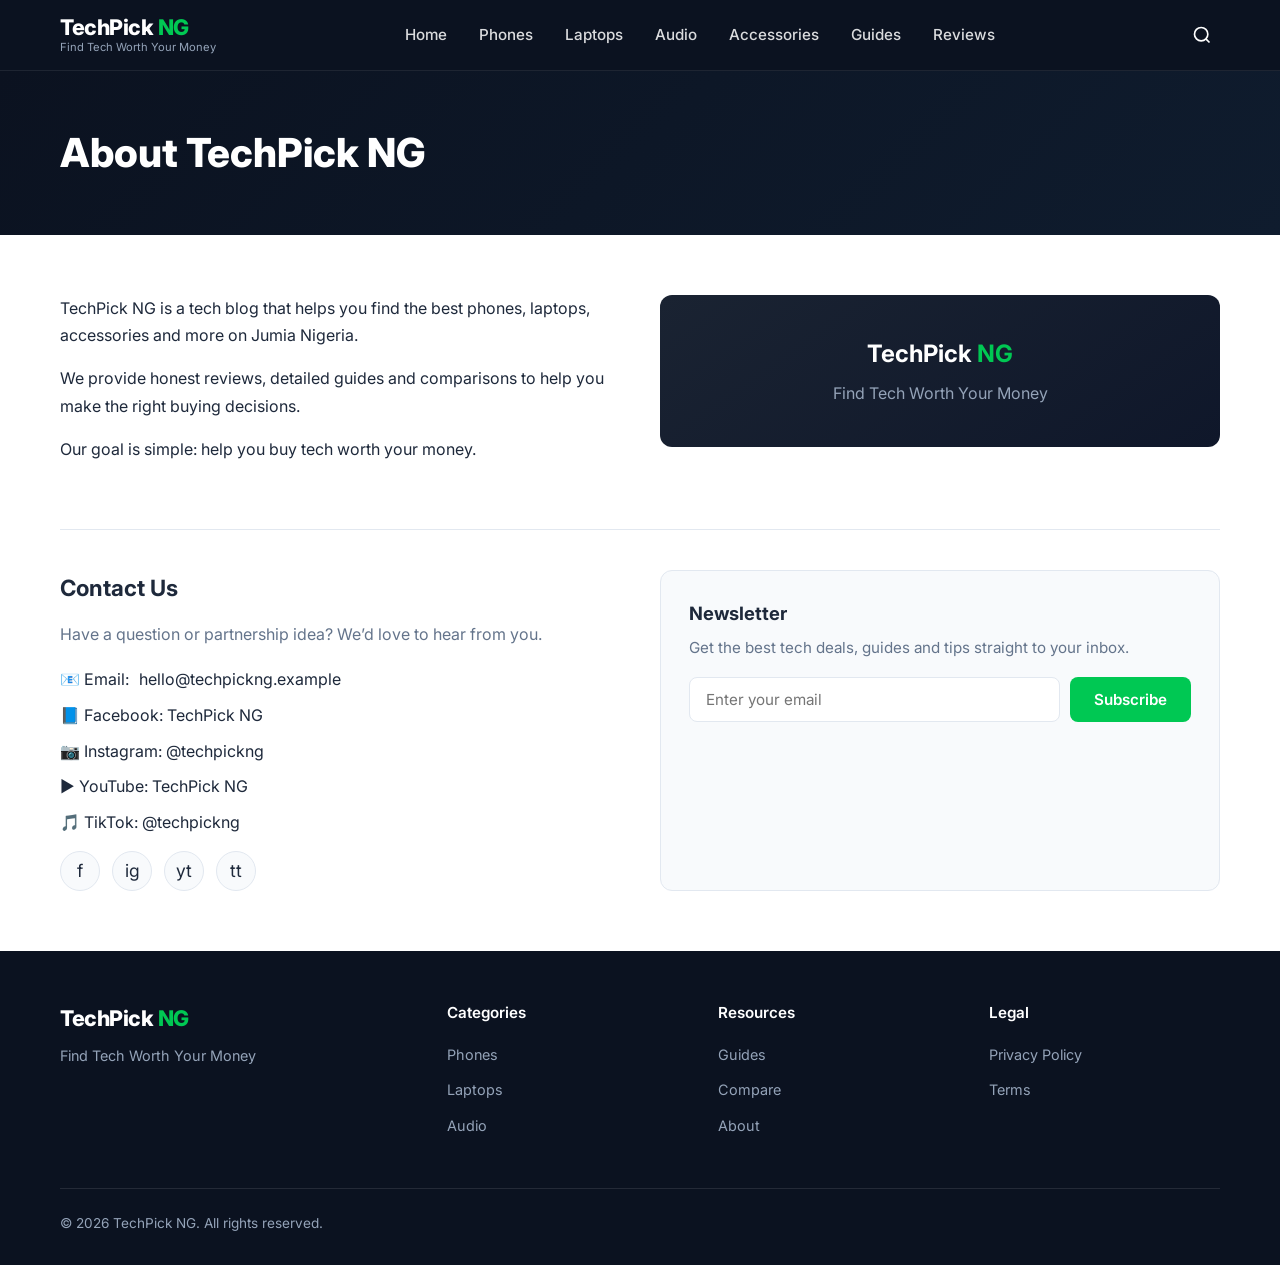
<file: about.html>
<!DOCTYPE html>
<html lang="en">
<head>
  <meta charset="UTF-8">
  <meta name="viewport" content="width=device-width, initial-scale=1.0">
  <title>About TechPick NG – Contact & Newsletter</title>
  <meta name="description" content="About TechPick NG – a tech blog that helps you find the best phones, laptops and accessories in Nigeria.">
  <link rel="preconnect" href="https://fonts.googleapis.com">
  <link href="https://fonts.googleapis.com/css2?family=Inter:wght@400;500;600;700;800&display=swap" rel="stylesheet">
  <link rel="stylesheet" href="css/style.css">
</head>
<body>

  <header class="site-header">
    <div class="container header-inner">
      <a href="index.html" class="logo">
        <span class="logo-name">TechPick <span>NG</span></span>
        <span class="logo-tagline">Find Tech Worth Your Money</span>
      </a>
      <nav class="nav-menu">
        <a href="index.html">Home</a>
        <a href="phones.html">Phones</a>
        <a href="laptops.html">Laptops</a>
        <a href="audio.html">Audio</a>
        <a href="accessories.html">Accessories</a>
        <a href="guides.html">Guides</a>
        <a href="reviews.html">Reviews</a>
      </nav>
      <div class="header-actions">
        <button class="search-toggle" aria-label="Search"><svg width="20" height="20" fill="none" stroke="currentColor" stroke-width="2" viewBox="0 0 24 24"><circle cx="11" cy="11" r="8"/><path d="m21 21-4.35-4.35"/></svg></button>
        <button class="hamburger" aria-label="Menu"><span></span><span></span><span></span></button>
      </div>
    </div>
  </header>
  <div class="nav-overlay"></div>

  <div class="search-overlay">
    <div class="search-box">
      <button class="search-close">&times;</button>
      <form class="search-form">
        <input type="search" class="search-input" placeholder="Search...">
        <button type="submit" class="search-submit">Search</button>
      </form>
    </div>
  </div>

  <section class="page-hero">
    <div class="container">
      <h1>About TechPick NG</h1>
    </div>
  </section>

  <section class="section">
    <div class="container">
      <div class="about-grid">
        <div class="about-text">
          <p>TechPick NG is a tech blog that helps you find the best phones, laptops, accessories and more on Jumia Nigeria.</p>
          <p>We provide honest reviews, detailed guides and comparisons to help you make the right buying decisions.</p>
          <p>Our goal is simple: help you buy tech worth your money.</p>
        </div>
        <div class="about-visual">
          <h2 style="font-size:1.5rem;margin-bottom:8px">TechPick <span style="color:var(--primary)">NG</span></h2>
          <p style="color:var(--text-muted)">Find Tech Worth Your Money</p>
        </div>
      </div>

      <div class="contact-section" id="contact">
        <div class="contact-grid">
          <div>
            <h2 style="font-size:1.4rem;margin-bottom:16px">Contact Us</h2>
            <p style="margin-bottom:20px;color:var(--text-light)">Have a question or partnership idea? We’d love to hear from you.</p>
            <div class="contact-info">
              <p>📧 Email: <a href="mailto:hello@techpickng.example">hello@techpickng.example</a></p>
              <p>📘 Facebook: TechPick NG</p>
              <p>📷 Instagram: @techpickng</p>
              <p>▶️ YouTube: TechPick NG</p>
              <p>🎵 TikTok: @techpickng</p>
            </div>
            <div class="social-links">
              <a href="#" aria-label="Facebook">f</a>
              <a href="#" aria-label="Instagram">ig</a>
              <a href="#" aria-label="YouTube">yt</a>
              <a href="#" aria-label="TikTok">tt</a>
            </div>
          </div>

          <div class="newsletter-box">
            <h3>Newsletter</h3>
            <p>Get the best tech deals, guides and tips straight to your inbox.</p>
            <form class="newsletter-form">
              <input type="email" placeholder="Enter your email" required aria-label="Email">
              <button type="submit" class="btn btn-primary">Subscribe</button>
            </form>
          </div>
        </div>
      </div>
    </div>
  </section>

  <footer class="site-footer">
    <div class="container">
      <div class="footer-grid">
        <div class="footer-brand">
          <div class="logo-name">TechPick <span style="color:var(--primary)">NG</span></div>
          <p>Find Tech Worth Your Money</p>
        </div>
        <div class="footer-col">
          <h4>Categories</h4>
          <ul>
            <li><a href="phones.html">Phones</a></li>
            <li><a href="laptops.html">Laptops</a></li>
            <li><a href="audio.html">Audio</a></li>
          </ul>
        </div>
        <div class="footer-col">
          <h4>Resources</h4>
          <ul>
            <li><a href="guides.html">Guides</a></li>
            <li><a href="compare.html">Compare</a></li>
            <li><a href="about.html">About</a></li>
          </ul>
        </div>
        <div class="footer-col">
          <h4>Legal</h4>
          <ul>
            <li><a href="privacy.html">Privacy Policy</a></li>
            <li><a href="terms.html">Terms</a></li>
          </ul>
        </div>
      </div>
      <div class="footer-bottom">
        <span>© 2026 TechPick NG. All rights reserved.</span>
      </div>
    </div>
  </footer>

  <button class="back-to-top">↑</button>
  <script src="js/script.js"></script>
</body>
</html>
</file>
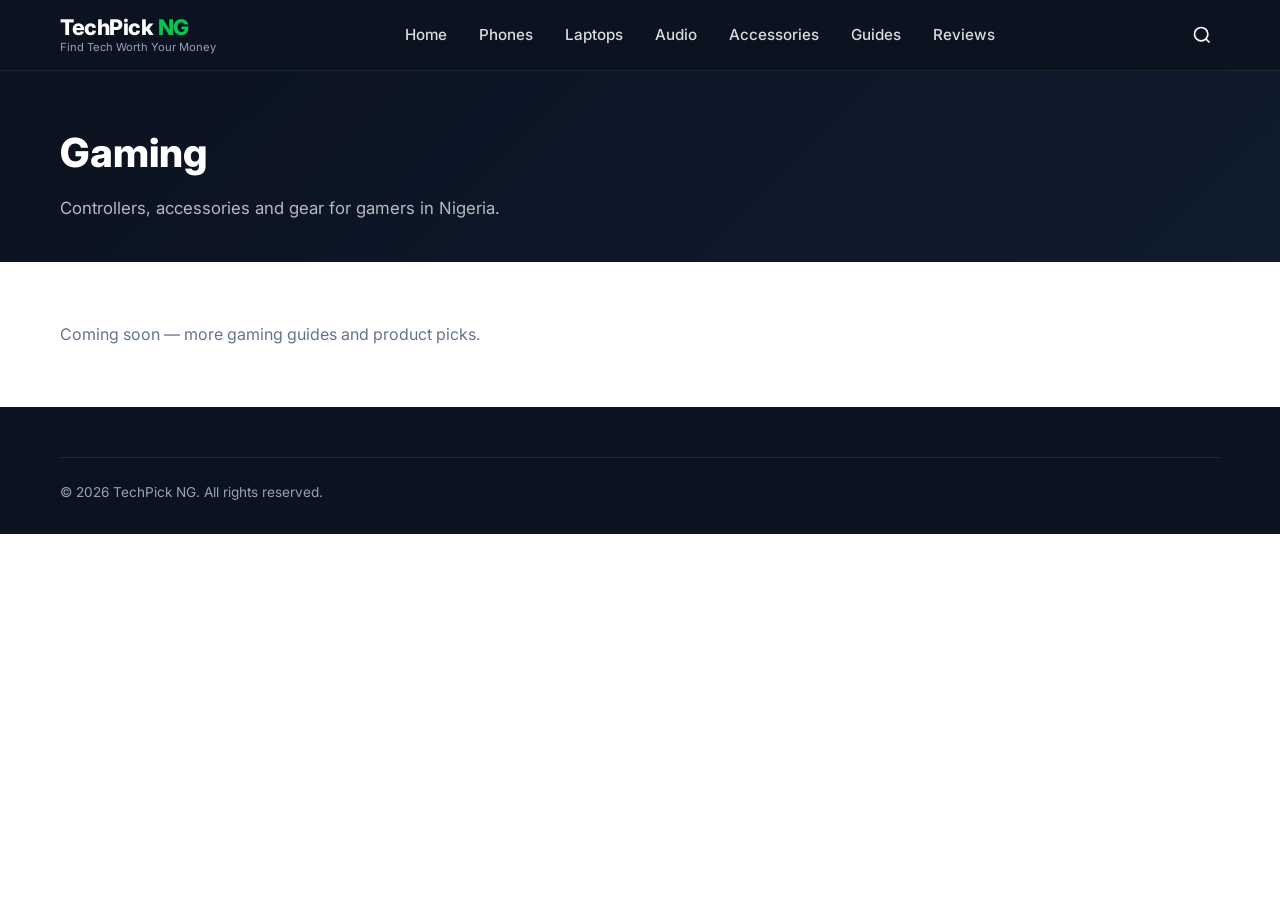
<file: gaming.html>
<!DOCTYPE html>
<html lang="en">
<head>
  <meta charset="UTF-8">
  <meta name="viewport" content="width=device-width, initial-scale=1.0">
  <title>Gaming – TechPick NG</title>
  <link href="https://fonts.googleapis.com/css2?family=Inter:wght@400;500;600;700;800&display=swap" rel="stylesheet">
  <link rel="stylesheet" href="css/style.css">
</head>
<body>
  <header class="site-header">
    <div class="container header-inner">
      <a href="index.html" class="logo"><span class="logo-name">TechPick <span>NG</span></span><span class="logo-tagline">Find Tech Worth Your Money</span></a>
      <nav class="nav-menu">
        <a href="index.html">Home</a><a href="phones.html">Phones</a><a href="laptops.html">Laptops</a><a href="audio.html">Audio</a><a href="accessories.html">Accessories</a><a href="guides.html">Guides</a><a href="reviews.html">Reviews</a>
      </nav>
      <div class="header-actions">
        <button class="search-toggle" aria-label="Search"><svg width="20" height="20" fill="none" stroke="currentColor" stroke-width="2" viewBox="0 0 24 24"><circle cx="11" cy="11" r="8"/><path d="m21 21-4.35-4.35"/></svg></button>
        <button class="hamburger" aria-label="Menu"><span></span><span></span><span></span></button>
      </div>
    </div>
  </header>
  <div class="nav-overlay"></div>
  <div class="search-overlay"><div class="search-box"><button class="search-close">&times;</button><form class="search-form"><input type="search" class="search-input" placeholder="Search..."><button type="submit" class="search-submit">Search</button></form></div></div>
  <section class="page-hero"><div class="container"><h1>Gaming</h1><p>Controllers, accessories and gear for gamers in Nigeria.</p></div></section>
  <section class="section"><div class="container"><p style="color:var(--text-light)">Coming soon — more gaming guides and product picks.</p></div></section>
  <footer class="site-footer"><div class="container"><div class="footer-bottom"><span>© 2026 TechPick NG. All rights reserved.</span></div></div></footer>
  <button class="back-to-top">↑</button>
  <script src="js/script.js"></script>
</body>
</html>
</file>
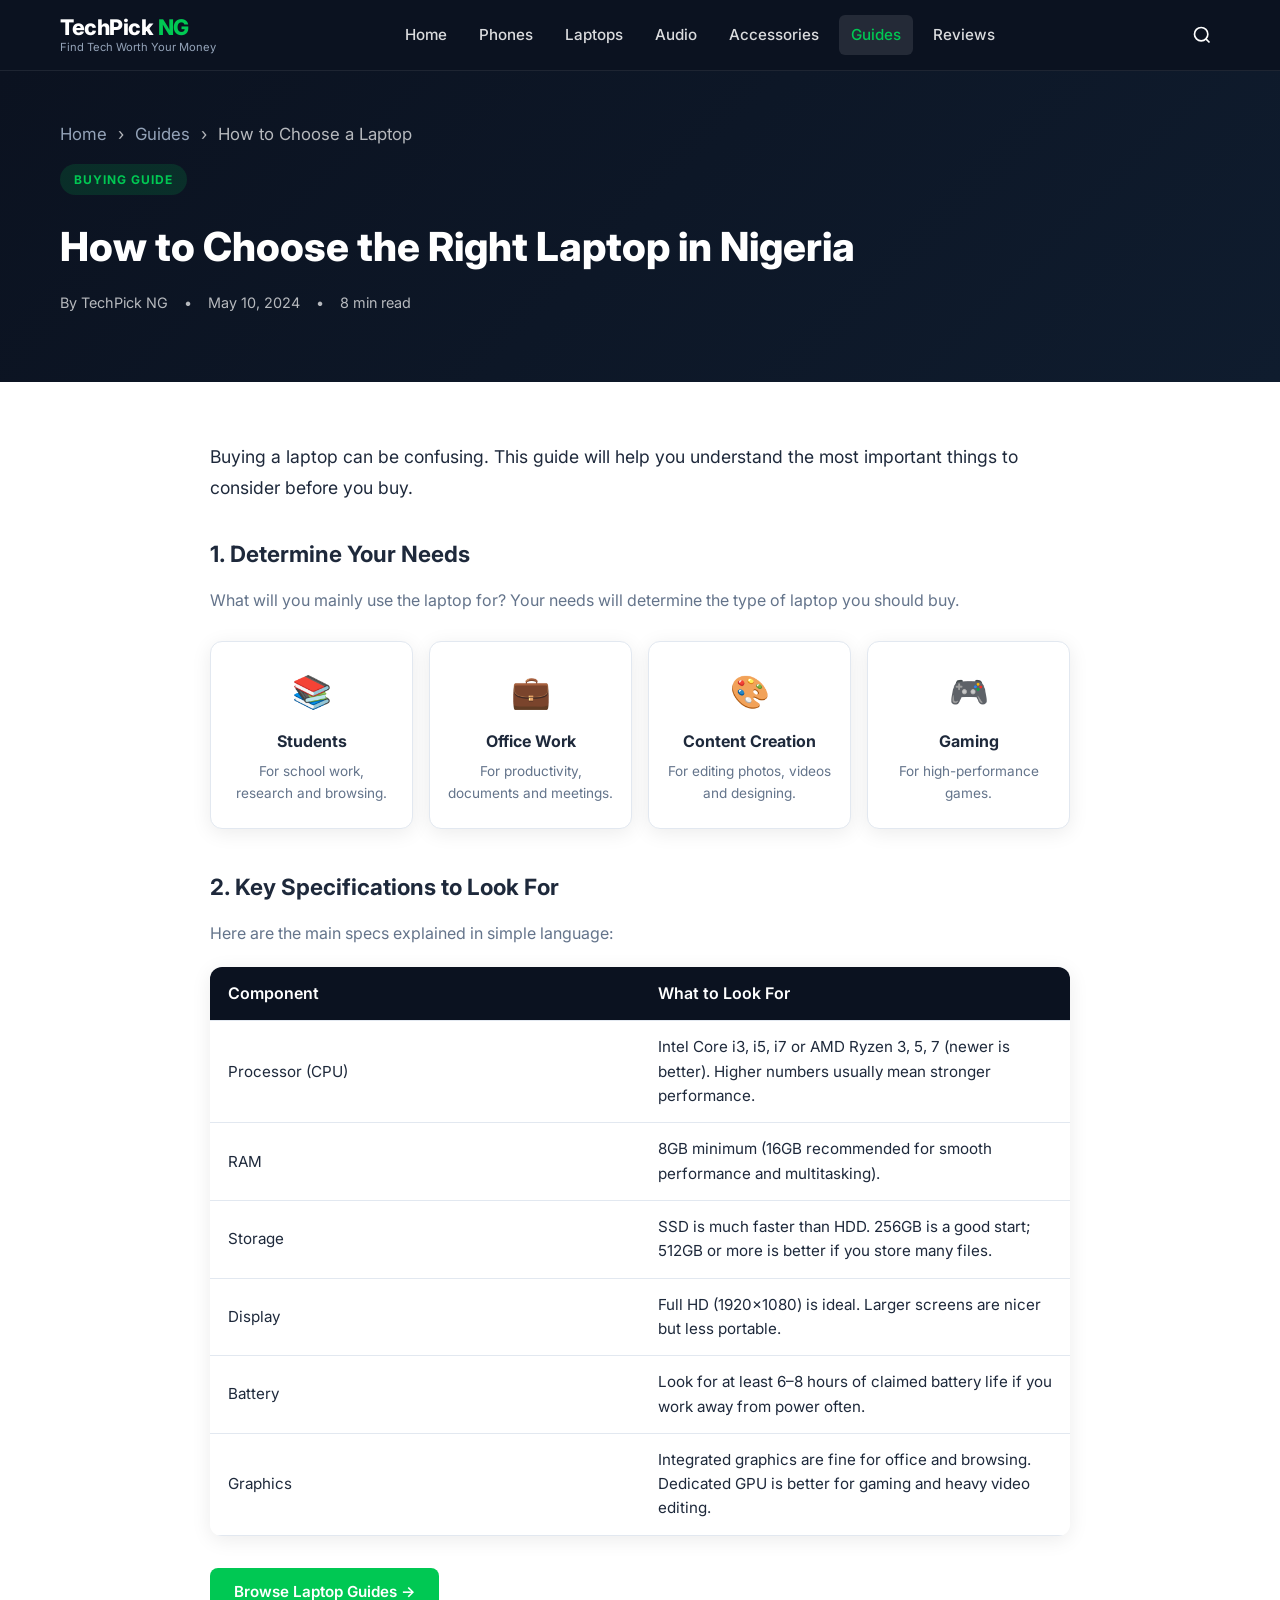
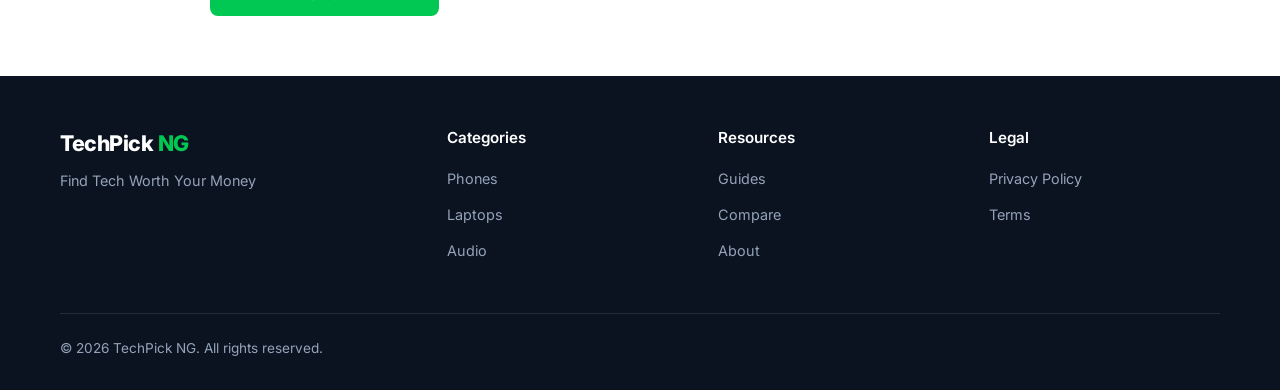
<file: how-to-choose-laptop.html>
<!DOCTYPE html>
<html lang="en">
<head>
  <meta charset="UTF-8">
  <meta name="viewport" content="width=device-width, initial-scale=1.0">
  <title>How to Choose the Right Laptop in Nigeria – TechPick NG</title>
  <meta name="description" content="Beginner-friendly guide to choosing a laptop in Nigeria based on your needs and key specifications.">
  <link rel="preconnect" href="https://fonts.googleapis.com">
  <link href="https://fonts.googleapis.com/css2?family=Inter:wght@400;500;600;700;800&display=swap" rel="stylesheet">
  <link rel="stylesheet" href="css/style.css">
</head>
<body>

  <header class="site-header">
    <div class="container header-inner">
      <a href="index.html" class="logo">
        <span class="logo-name">TechPick <span>NG</span></span>
        <span class="logo-tagline">Find Tech Worth Your Money</span>
      </a>
      <nav class="nav-menu">
        <a href="index.html">Home</a>
        <a href="phones.html">Phones</a>
        <a href="laptops.html">Laptops</a>
        <a href="audio.html">Audio</a>
        <a href="accessories.html">Accessories</a>
        <a href="guides.html" class="active">Guides</a>
        <a href="reviews.html">Reviews</a>
      </nav>
      <div class="header-actions">
        <button class="search-toggle" aria-label="Search"><svg width="20" height="20" fill="none" stroke="currentColor" stroke-width="2" viewBox="0 0 24 24"><circle cx="11" cy="11" r="8"/><path d="m21 21-4.35-4.35"/></svg></button>
        <button class="hamburger" aria-label="Menu"><span></span><span></span><span></span></button>
      </div>
    </div>
  </header>
  <div class="nav-overlay"></div>

  <div class="search-overlay">
    <div class="search-box">
      <button class="search-close">&times;</button>
      <form class="search-form">
        <input type="search" class="search-input" placeholder="Search...">
        <button type="submit" class="search-submit">Search</button>
      </form>
    </div>
  </div>

  <section class="page-hero">
    <div class="container">
      <p class="breadcrumb"><a href="index.html">Home</a> <span>›</span> <a href="guides.html">Guides</a> <span>›</span> How to Choose a Laptop</p>
      <span class="hero-badge">Buying Guide</span>
      <h1>How to Choose the Right Laptop in Nigeria</h1>
      <div class="article-meta" style="border:none;padding:0;margin-top:12px;color:rgba(255,255,255,0.7)">
        <span>By TechPick NG</span> • <span>May 10, 2024</span> • <span>8 min read</span>
      </div>
    </div>
  </section>

  <section class="section">
    <div class="container" style="max-width:900px">
      <p class="article-intro">
        Buying a laptop can be confusing. This guide will help you understand the most important things to consider before you buy.
      </p>

      <h2 style="margin:32px 0 16px;font-size:1.4rem">1. Determine Your Needs</h2>
      <p style="margin-bottom:20px;color:var(--text-light)">What will you mainly use the laptop for? Your needs will determine the type of laptop you should buy.</p>

      <div class="needs-grid">
        <div class="need-card">
          <div class="need-icon">📚</div>
          <h3>Students</h3>
          <p>For school work, research and browsing.</p>
        </div>
        <div class="need-card">
          <div class="need-icon">💼</div>
          <h3>Office Work</h3>
          <p>For productivity, documents and meetings.</p>
        </div>
        <div class="need-card">
          <div class="need-icon">🎨</div>
          <h3>Content Creation</h3>
          <p>For editing photos, videos and designing.</p>
        </div>
        <div class="need-card">
          <div class="need-icon">🎮</div>
          <h3>Gaming</h3>
          <p>For high-performance games.</p>
        </div>
      </div>

      <h2 style="margin:40px 0 16px;font-size:1.4rem">2. Key Specifications to Look For</h2>
      <p style="margin-bottom:20px;color:var(--text-light)">Here are the main specs explained in simple language:</p>

      <table class="specs-table">
        <thead>
          <tr>
            <th>Component</th>
            <th>What to Look For</th>
          </tr>
        </thead>
        <tbody>
          <tr>
            <td>Processor (CPU)</td>
            <td>Intel Core i3, i5, i7 or AMD Ryzen 3, 5, 7 (newer is better). Higher numbers usually mean stronger performance.</td>
          </tr>
          <tr>
            <td>RAM</td>
            <td>8GB minimum (16GB recommended for smooth performance and multitasking).</td>
          </tr>
          <tr>
            <td>Storage</td>
            <td>SSD is much faster than HDD. 256GB is a good start; 512GB or more is better if you store many files.</td>
          </tr>
          <tr>
            <td>Display</td>
            <td>Full HD (1920×1080) is ideal. Larger screens are nicer but less portable.</td>
          </tr>
          <tr>
            <td>Battery</td>
            <td>Look for at least 6–8 hours of claimed battery life if you work away from power often.</td>
          </tr>
          <tr>
            <td>Graphics</td>
            <td>Integrated graphics are fine for office and browsing. Dedicated GPU is better for gaming and heavy video editing.</td>
          </tr>
        </tbody>
      </table>

      <p style="margin-top:32px">
        <a href="laptops.html" class="btn btn-primary">Browse Laptop Guides →</a>
      </p>
    </div>
  </section>

  <footer class="site-footer">
    <div class="container">
      <div class="footer-grid">
        <div class="footer-brand">
          <div class="logo-name">TechPick <span style="color:var(--primary)">NG</span></div>
          <p>Find Tech Worth Your Money</p>
        </div>
        <div class="footer-col">
          <h4>Categories</h4>
          <ul>
            <li><a href="phones.html">Phones</a></li>
            <li><a href="laptops.html">Laptops</a></li>
            <li><a href="audio.html">Audio</a></li>
          </ul>
        </div>
        <div class="footer-col">
          <h4>Resources</h4>
          <ul>
            <li><a href="guides.html">Guides</a></li>
            <li><a href="compare.html">Compare</a></li>
            <li><a href="about.html">About</a></li>
          </ul>
        </div>
        <div class="footer-col">
          <h4>Legal</h4>
          <ul>
            <li><a href="privacy.html">Privacy Policy</a></li>
            <li><a href="terms.html">Terms</a></li>
          </ul>
        </div>
      </div>
      <div class="footer-bottom">
        <span>© 2026 TechPick NG. All rights reserved.</span>
      </div>
    </div>
  </footer>

  <button class="back-to-top">↑</button>
  <script src="js/script.js"></script>
</body>
</html>
</file>
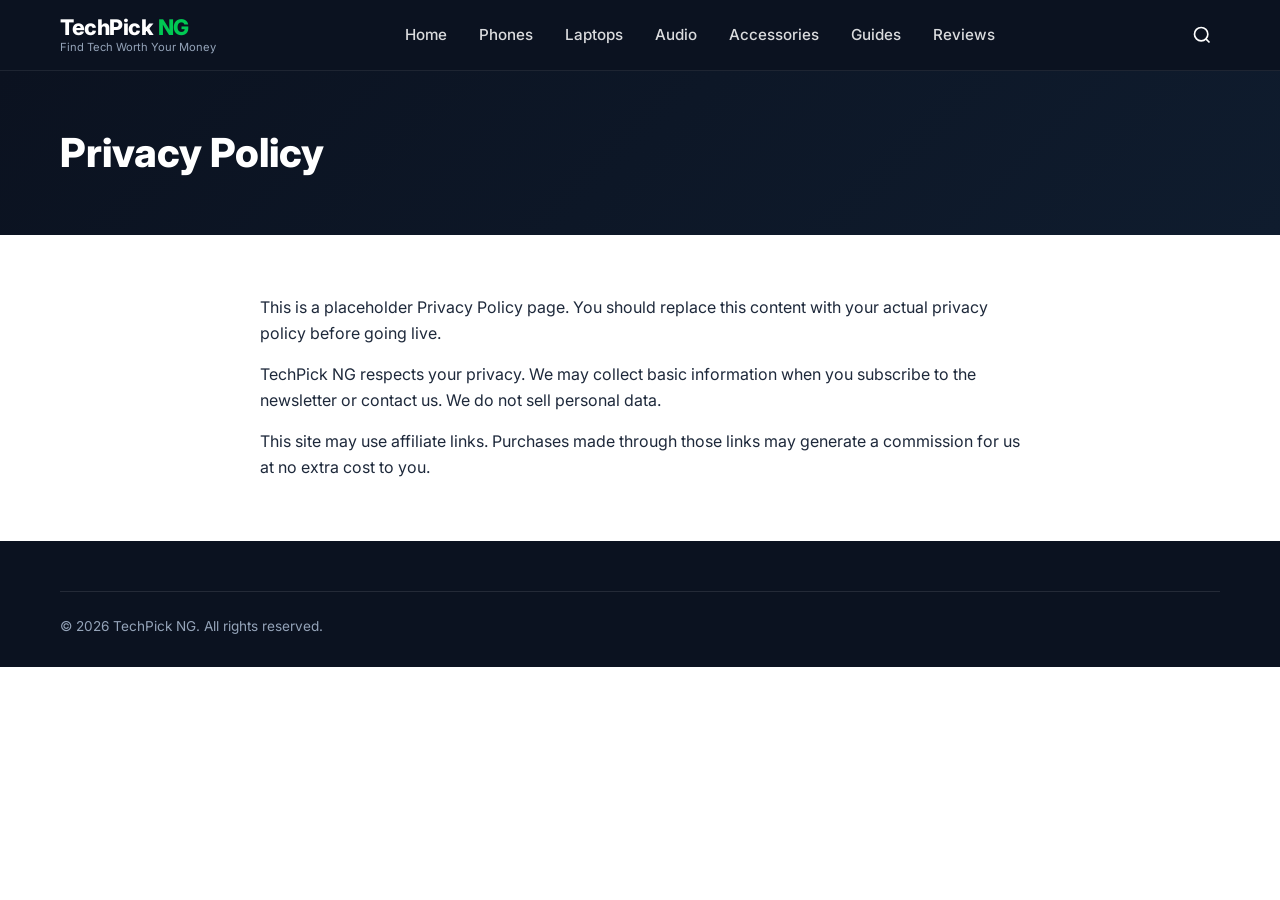
<file: privacy.html>
<!DOCTYPE html>
<html lang="en">
<head>
  <meta charset="UTF-8">
  <meta name="viewport" content="width=device-width, initial-scale=1.0">
  <title>Privacy Policy – TechPick NG</title>
  <link href="https://fonts.googleapis.com/css2?family=Inter:wght@400;500;600;700;800&display=swap" rel="stylesheet">
  <link rel="stylesheet" href="css/style.css">
</head>
<body>
  <header class="site-header">
    <div class="container header-inner">
      <a href="index.html" class="logo"><span class="logo-name">TechPick <span>NG</span></span><span class="logo-tagline">Find Tech Worth Your Money</span></a>
      <nav class="nav-menu">
        <a href="index.html">Home</a><a href="phones.html">Phones</a><a href="laptops.html">Laptops</a><a href="audio.html">Audio</a><a href="accessories.html">Accessories</a><a href="guides.html">Guides</a><a href="reviews.html">Reviews</a>
      </nav>
      <div class="header-actions">
        <button class="search-toggle" aria-label="Search"><svg width="20" height="20" fill="none" stroke="currentColor" stroke-width="2" viewBox="0 0 24 24"><circle cx="11" cy="11" r="8"/><path d="m21 21-4.35-4.35"/></svg></button>
        <button class="hamburger" aria-label="Menu"><span></span><span></span><span></span></button>
      </div>
    </div>
  </header>
  <div class="nav-overlay"></div>
  <section class="page-hero"><div class="container"><h1>Privacy Policy</h1></div></section>
  <section class="section"><div class="container" style="max-width:800px">
    <p style="margin-bottom:16px">This is a placeholder Privacy Policy page. You should replace this content with your actual privacy policy before going live.</p>
    <p style="margin-bottom:16px">TechPick NG respects your privacy. We may collect basic information when you subscribe to the newsletter or contact us. We do not sell personal data.</p>
    <p>This site may use affiliate links. Purchases made through those links may generate a commission for us at no extra cost to you.</p>
  </div></section>
  <footer class="site-footer"><div class="container"><div class="footer-bottom"><span>© 2026 TechPick NG. All rights reserved.</span></div></div></footer>
  <button class="back-to-top">↑</button>
  <script src="js/script.js"></script>
</body>
</html>
</file>
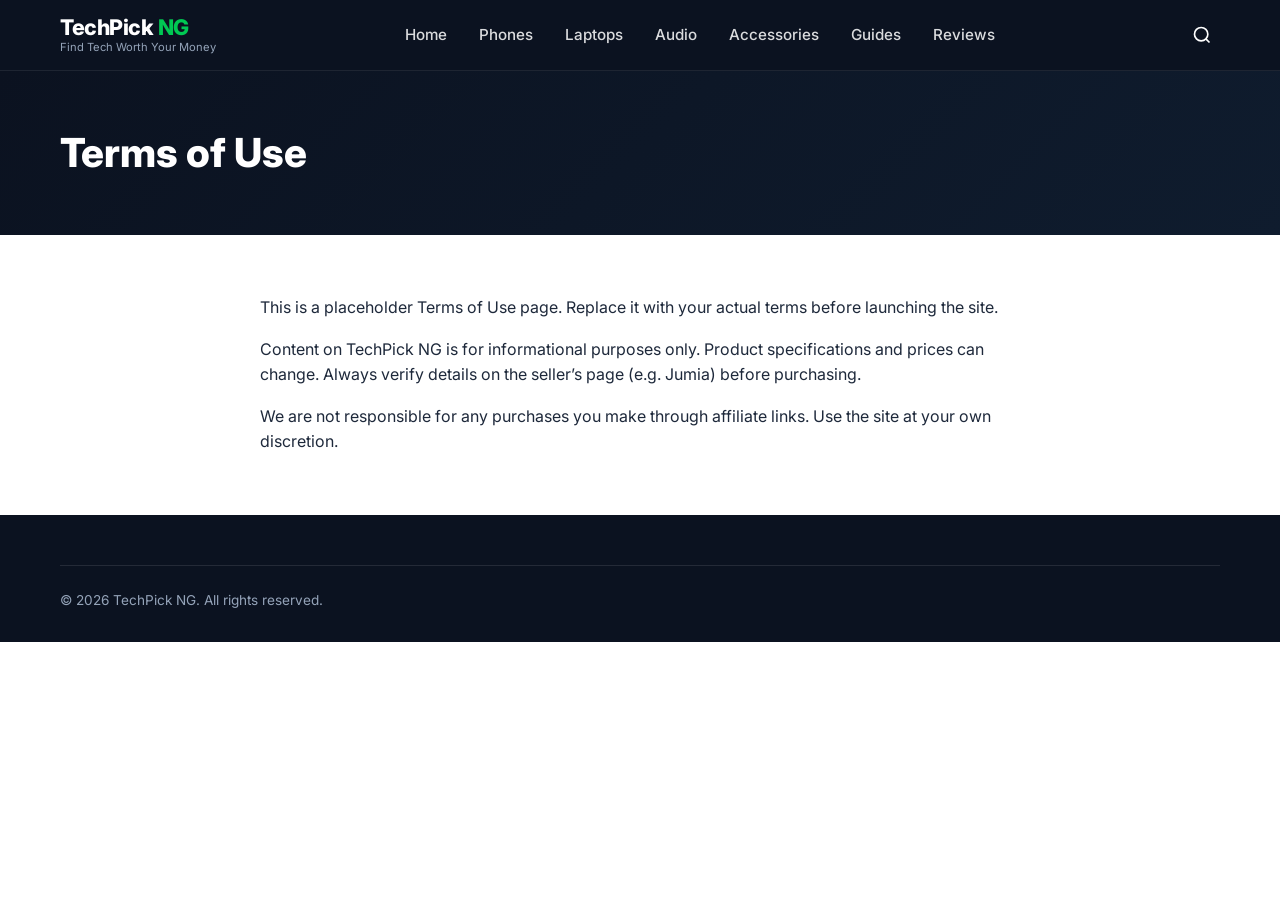
<file: terms.html>
<!DOCTYPE html>
<html lang="en">
<head>
  <meta charset="UTF-8">
  <meta name="viewport" content="width=device-width, initial-scale=1.0">
  <title>Terms of Use – TechPick NG</title>
  <link href="https://fonts.googleapis.com/css2?family=Inter:wght@400;500;600;700;800&display=swap" rel="stylesheet">
  <link rel="stylesheet" href="css/style.css">
</head>
<body>
  <header class="site-header">
    <div class="container header-inner">
      <a href="index.html" class="logo"><span class="logo-name">TechPick <span>NG</span></span><span class="logo-tagline">Find Tech Worth Your Money</span></a>
      <nav class="nav-menu">
        <a href="index.html">Home</a><a href="phones.html">Phones</a><a href="laptops.html">Laptops</a><a href="audio.html">Audio</a><a href="accessories.html">Accessories</a><a href="guides.html">Guides</a><a href="reviews.html">Reviews</a>
      </nav>
      <div class="header-actions">
        <button class="search-toggle" aria-label="Search"><svg width="20" height="20" fill="none" stroke="currentColor" stroke-width="2" viewBox="0 0 24 24"><circle cx="11" cy="11" r="8"/><path d="m21 21-4.35-4.35"/></svg></button>
        <button class="hamburger" aria-label="Menu"><span></span><span></span><span></span></button>
      </div>
    </div>
  </header>
  <div class="nav-overlay"></div>
  <section class="page-hero"><div class="container"><h1>Terms of Use</h1></div></section>
  <section class="section"><div class="container" style="max-width:800px">
    <p style="margin-bottom:16px">This is a placeholder Terms of Use page. Replace it with your actual terms before launching the site.</p>
    <p style="margin-bottom:16px">Content on TechPick NG is for informational purposes only. Product specifications and prices can change. Always verify details on the seller’s page (e.g. Jumia) before purchasing.</p>
    <p>We are not responsible for any purchases you make through affiliate links. Use the site at your own discretion.</p>
  </div></section>
  <footer class="site-footer"><div class="container"><div class="footer-bottom"><span>© 2026 TechPick NG. All rights reserved.</span></div></div></footer>
  <button class="back-to-top">↑</button>
  <script src="js/script.js"></script>
</body>
</html>
</file>
<file: css/style.css>
/* ============================================
   TechPick NG – Main Stylesheet
   Premium modern tech publication look
   ============================================ */

:root {
  --primary: #00c853;
  --primary-dark: #00a844;
  --accent-yellow: #ffb300;
  --accent-orange: #ff8f00;
  --dark: #0b1220;
  --dark-2: #111827;
  --dark-3: #1a2332;
  --navy: #0f172a;
  --text: #1e293b;
  --text-light: #64748b;
  --text-muted: #94a3b8;
  --white: #ffffff;
  --bg-light: #f8fafc;
  --border: #e2e8f0;
  --radius: 12px;
  --radius-sm: 8px;
  --shadow: 0 4px 20px rgba(0, 0, 0, 0.08);
  --shadow-hover: 0 8px 30px rgba(0, 0, 0, 0.12);
  --transition: 0.25s ease;
  --font: "Inter", "Segoe UI", system-ui, -apple-system, sans-serif;
}

*,
*::before,
*::after {
  box-sizing: border-box;
  margin: 0;
  padding: 0;
}

html {
  scroll-behavior: smooth;
  font-size: 16px;
}

body {
  font-family: var(--font);
  color: var(--text);
  background: var(--white);
  line-height: 1.6;
  overflow-x: hidden;
}

body.menu-open {
  overflow: hidden;
}

img {
  max-width: 100%;
  height: auto;
  display: block;
}

a {
  text-decoration: none;
  color: inherit;
  transition: color var(--transition);
}

ul,
ol {
  list-style: none;
}

button,
input,
select {
  font-family: inherit;
}

/* ========== LAYOUT ==========
 */
.container {
  width: 100%;
  max-width: 1200px;
  margin: 0 auto;
  padding: 0 20px;
}

.section {
  padding: 60px 0;
}

.section-title {
  font-size: 1.75rem;
  font-weight: 700;
  margin-bottom: 8px;
  color: var(--dark);
}

.section-subtitle {
  color: var(--text-light);
  margin-bottom: 32px;
  font-size: 1.05rem;
}

/* ========== HEADER ==========
 */
.site-header {
  background: var(--dark);
  color: var(--white);
  position: sticky;
  top: 0;
  z-index: 1000;
  border-bottom: 1px solid rgba(255, 255, 255, 0.08);
}

.header-inner {
  display: flex;
  align-items: center;
  justify-content: space-between;
  height: 70px;
  gap: 20px;
}

.logo {
  display: flex;
  flex-direction: column;
  line-height: 1.2;
}

.logo-name {
  font-size: 1.35rem;
  font-weight: 800;
  letter-spacing: -0.5px;
}

.logo-name span {
  color: var(--primary);
}

.logo-tagline {
  font-size: 0.7rem;
  color: var(--text-muted);
  font-weight: 400;
}

.nav-menu {
  display: flex;
  align-items: center;
  gap: 8px;
}

.nav-menu a {
  color: rgba(255, 255, 255, 0.85);
  font-size: 0.95rem;
  font-weight: 500;
  padding: 8px 12px;
  border-radius: 6px;
  transition: all var(--transition);
}

.nav-menu a:hover,
.nav-menu a.active {
  color: var(--white);
  background: rgba(255, 255, 255, 0.1);
}

.nav-menu a.active {
  color: var(--primary);
}

.header-actions {
  display: flex;
  align-items: center;
  gap: 12px;
}

.search-toggle,
.hamburger {
  background: none;
  border: none;
  color: var(--white);
  cursor: pointer;
  padding: 8px;
  display: flex;
  align-items: center;
  justify-content: center;
  border-radius: 6px;
  transition: background var(--transition);
}

.search-toggle:hover,
.hamburger:hover {
  background: rgba(255, 255, 255, 0.1);
}

.hamburger {
  display: none;
  flex-direction: column;
  gap: 5px;
  width: 40px;
  height: 40px;
}

.hamburger span {
  display: block;
  width: 22px;
  height: 2px;
  background: var(--white);
  border-radius: 2px;
  transition: all var(--transition);
}

.hamburger.active span:nth-child(1) {
  transform: translateY(7px) rotate(45deg);
}

.hamburger.active span:nth-child(2) {
  opacity: 0;
}

.hamburger.active span:nth-child(3) {
  transform: translateY(-7px) rotate(-45deg);
}

.nav-overlay {
  display: none;
  position: fixed;
  inset: 0;
  background: rgba(0, 0, 0, 0.5);
  z-index: 998;
}

.nav-overlay.active {
  display: block;
}

/* ========== SEARCH OVERLAY ==========
 */
.search-overlay {
  position: fixed;
  inset: 0;
  background: rgba(11, 18, 32, 0.97);
  z-index: 2000;
  display: flex;
  align-items: flex-start;
  justify-content: center;
  padding-top: 120px;
  opacity: 0;
  visibility: hidden;
  transition: all 0.3s ease;
}

.search-overlay.active {
  opacity: 1;
  visibility: visible;
}

.search-box {
  width: 100%;
  max-width: 600px;
  position: relative;
  padding: 0 20px;
}

.search-form {
  display: flex;
  gap: 12px;
}

.search-input {
  flex: 1;
  padding: 16px 20px;
  font-size: 1.1rem;
  border: 2px solid rgba(255, 255, 255, 0.2);
  border-radius: var(--radius);
  background: rgba(255, 255, 255, 0.08);
  color: var(--white);
  outline: none;
}

.search-input::placeholder {
  color: var(--text-muted);
}

.search-input:focus {
  border-color: var(--primary);
}

.search-submit {
  padding: 16px 24px;
  background: var(--primary);
  color: var(--white);
  border: none;
  border-radius: var(--radius);
  font-weight: 600;
  cursor: pointer;
}

.search-close {
  position: absolute;
  top: -50px;
  right: 20px;
  background: none;
  border: none;
  color: var(--white);
  font-size: 1.5rem;
  cursor: pointer;
  padding: 8px;
}

/* ========== BUTTONS ==========
 */
.btn {
  display: inline-flex;
  align-items: center;
  justify-content: center;
  gap: 8px;
  padding: 12px 24px;
  font-size: 0.95rem;
  font-weight: 600;
  border-radius: 8px;
  border: none;
  cursor: pointer;
  transition: all var(--transition);
  text-align: center;
}

.btn-primary {
  background: var(--primary);
  color: var(--white);
}

.btn-primary:hover {
  background: var(--primary-dark);
  transform: translateY(-1px);
}

.btn-affiliate {
  background: linear-gradient(135deg, var(--accent-yellow), var(--accent-orange));
  color: #1a1a1a;
  font-weight: 700;
  box-shadow: 0 4px 12px rgba(255, 179, 0, 0.3);
}

.btn-affiliate:hover {
  transform: translateY(-2px);
  box-shadow: 0 6px 18px rgba(255, 179, 0, 0.4);
}

.btn-outline {
  background: transparent;
  border: 2px solid var(--primary);
  color: var(--primary);
}

.btn-outline:hover {
  background: var(--primary);
  color: var(--white);
}

.btn-sm {
  padding: 8px 16px;
  font-size: 0.85rem;
}

/* ========== HERO ==========
 */
.hero {
  background: linear-gradient(135deg, #0b1220 0%, #0f1c2e 50%, #0b1220 100%);
  color: var(--white);
  padding: 80px 0 70px;
  position: relative;
  overflow: hidden;
}

.hero::before {
  content: "";
  position: absolute;
  top: -50%;
  right: -20%;
  width: 600px;
  height: 600px;
  background: radial-gradient(circle, rgba(0, 200, 83, 0.12) 0%, transparent 70%);
  pointer-events: none;
}

.hero-inner {
  display: grid;
  grid-template-columns: 1fr 1fr;
  gap: 40px;
  align-items: center;
}

.hero-badge {
  display: inline-block;
  background: rgba(0, 200, 83, 0.15);
  color: var(--primary);
  font-size: 0.75rem;
  font-weight: 700;
  letter-spacing: 1px;
  text-transform: uppercase;
  padding: 6px 14px;
  border-radius: 50px;
  margin-bottom: 20px;
}

.hero-title {
  font-size: clamp(2.2rem, 5vw, 3.2rem);
  font-weight: 800;
  line-height: 1.15;
  margin-bottom: 20px;
  letter-spacing: -1px;
}

.hero-title .highlight {
  color: var(--primary);
}

.hero-text {
  font-size: 1.1rem;
  color: rgba(255, 255, 255, 0.75);
  margin-bottom: 32px;
  max-width: 480px;
  line-height: 1.7;
}

.hero-visual {
  position: relative;
  display: flex;
  justify-content: center;
  align-items: center;
  min-height: 320px;
}

.hero-products {
  display: flex;
  gap: 16px;
  flex-wrap: wrap;
  justify-content: center;
  align-items: flex-end;
}

.hero-product {
  background: linear-gradient(145deg, #1a2332, #0f172a);
  border: 1px solid rgba(255, 255, 255, 0.08);
  border-radius: 16px;
  padding: 20px;
  box-shadow: 0 20px 40px rgba(0, 0, 0, 0.4);
  transition: transform 0.3s ease;
}

.hero-product:hover {
  transform: translateY(-8px);
}

.hero-product img {
  width: 100px;
  height: 120px;
  object-fit: contain;
}

.hero-product.phone img {
  width: 80px;
}

.hero-product.laptop img {
  width: 140px;
  height: 100px;
}

/* ========== CATEGORY GRID ==========
 */
.categories {
  background: var(--bg-light);
}

.category-grid {
  display: grid;
  grid-template-columns: repeat(6, 1fr);
  gap: 16px;
}

.category-card {
  background: var(--white);
  border-radius: var(--radius);
  padding: 24px 16px;
  text-align: center;
  box-shadow: var(--shadow);
  transition: all var(--transition);
  border: 1px solid var(--border);
}

.category-card:hover {
  transform: translateY(-4px);
  box-shadow: var(--shadow-hover);
  border-color: var(--primary);
}

.category-icon {
  width: 56px;
  height: 56px;
  margin: 0 auto 14px;
  background: var(--bg-light);
  border-radius: 12px;
  display: flex;
  align-items: center;
  justify-content: center;
  font-size: 1.6rem;
}

.category-card h3 {
  font-size: 0.95rem;
  font-weight: 600;
  margin-bottom: 6px;
}

.category-card .view-link {
  font-size: 0.8rem;
  color: var(--primary);
  font-weight: 600;
}

/* ========== GUIDE CARDS ==========
 */
.guides-header {
  display: flex;
  justify-content: space-between;
  align-items: center;
  margin-bottom: 28px;
}

.guides-header a {
  color: var(--primary);
  font-weight: 600;
  font-size: 0.95rem;
}

.guide-grid {
  display: grid;
  grid-template-columns: repeat(auto-fill, minmax(220px, 1fr));
  gap: 20px;
}

.guide-card {
  background: var(--white);
  border-radius: var(--radius);
  overflow: hidden;
  box-shadow: var(--shadow);
  border: 1px solid var(--border);
  transition: all var(--transition);
}

.guide-card:hover {
  transform: translateY(-4px);
  box-shadow: var(--shadow-hover);
}

.guide-card-img {
  height: 140px;
  background: linear-gradient(135deg, #1a2332, #0f172a);
  display: flex;
  align-items: center;
  justify-content: center;
  overflow: hidden;
}

.guide-card-img img {
  width: 100%;
  height: 100%;
  object-fit: cover;
}

.guide-card-body {
  padding: 16px;
}

.guide-label {
  font-size: 0.7rem;
  font-weight: 700;
  text-transform: uppercase;
  letter-spacing: 0.5px;
  color: var(--primary);
  margin-bottom: 6px;
}

.guide-card h3 {
  font-size: 0.95rem;
  font-weight: 600;
  line-height: 1.4;
  margin-bottom: 8px;
  color: var(--dark);
}

.guide-meta {
  font-size: 0.8rem;
  color: var(--text-muted);
}

/* ========== PAGE HERO (inner pages) ==========
 */
.page-hero {
  background: linear-gradient(135deg, #0b1220 0%, #0f1c2e 100%);
  color: var(--white);
  padding: 50px 0 40px;
}

.page-hero h1 {
  font-size: clamp(1.8rem, 4vw, 2.5rem);
  font-weight: 800;
  margin-bottom: 10px;
}

.page-hero p {
  color: rgba(255, 255, 255, 0.7);
  font-size: 1.05rem;
}

.breadcrumb {
  font-size: 0.85rem;
  color: var(--text-muted);
  margin-bottom: 16px;
}

.breadcrumb a {
  color: var(--text-muted);
}

.breadcrumb a:hover {
  color: var(--primary);
}

.breadcrumb span {
  margin: 0 6px;
}

/* ========== FILTER BAR ==========
 */
.filter-bar {
  display: flex;
  flex-wrap: wrap;
  gap: 10px;
  margin-bottom: 32px;
  padding: 16px;
  background: var(--bg-light);
  border-radius: var(--radius);
}

.filter-btn {
  padding: 8px 18px;
  border-radius: 50px;
  border: 1px solid var(--border);
  background: var(--white);
  font-size: 0.9rem;
  font-weight: 500;
  cursor: pointer;
  transition: all var(--transition);
  color: var(--text);
}

.filter-btn:hover,
.filter-btn.active {
  background: var(--primary);
  color: var(--white);
  border-color: var(--primary);
}

/* ========== PRODUCT / ARTICLE CARDS ==========
 */
.article-list {
  display: flex;
  flex-direction: column;
  gap: 24px;
}

.article-card {
  display: grid;
  grid-template-columns: 220px 1fr;
  gap: 24px;
  background: var(--white);
  border: 1px solid var(--border);
  border-radius: var(--radius);
  padding: 20px;
  box-shadow: var(--shadow);
  transition: all var(--transition);
}

.article-card:hover {
  box-shadow: var(--shadow-hover);
}

.article-card-img {
  background: linear-gradient(145deg, #1a2332, #0f172a);
  border-radius: var(--radius-sm);
  overflow: hidden;
  display: flex;
  align-items: center;
  justify-content: center;
  min-height: 160px;
}

.article-card-img img {
  max-height: 160px;
  object-fit: contain;
}

.article-card-body {
  display: flex;
  flex-direction: column;
  justify-content: center;
}

.article-label {
  font-size: 0.7rem;
  font-weight: 700;
  text-transform: uppercase;
  letter-spacing: 0.5px;
  color: var(--primary);
  margin-bottom: 6px;
}

.article-card h2 {
  font-size: 1.2rem;
  font-weight: 700;
  margin-bottom: 8px;
  color: var(--dark);
}

.article-card p {
  color: var(--text-light);
  font-size: 0.95rem;
  margin-bottom: 16px;
}

/* ========== ARTICLE PAGE ==========
 */
.article-layout {
  display: grid;
  grid-template-columns: 1fr 280px;
  gap: 40px;
  padding: 40px 0 60px;
}

.article-content h1 {
  font-size: clamp(1.8rem, 4vw, 2.4rem);
  font-weight: 800;
  line-height: 1.25;
  margin-bottom: 16px;
  color: var(--dark);
}

.article-meta {
  display: flex;
  flex-wrap: wrap;
  gap: 16px;
  font-size: 0.9rem;
  color: var(--text-light);
  margin-bottom: 28px;
  padding-bottom: 20px;
  border-bottom: 1px solid var(--border);
}

.article-intro {
  font-size: 1.1rem;
  color: var(--text);
  margin-bottom: 32px;
  line-height: 1.75;
}

.product-section {
  background: var(--bg-light);
  border-radius: var(--radius);
  padding: 28px;
  margin-bottom: 28px;
  border: 1px solid var(--border);
}

.product-header {
  display: flex;
  align-items: center;
  gap: 12px;
  margin-bottom: 20px;
}

.product-header h2 {
  font-size: 1.35rem;
  font-weight: 700;
}

.badge {
  display: inline-block;
  padding: 4px 12px;
  border-radius: 50px;
  font-size: 0.75rem;
  font-weight: 700;
  text-transform: uppercase;
}

.badge-best {
  background: #e8f5e9;
  color: #2e7d32;
}

.badge-value {
  background: #e3f2fd;
  color: #1565c0;
}

.product-grid {
  display: grid;
  grid-template-columns: 180px 1fr;
  gap: 24px;
  align-items: start;
}

.product-img-box {
  background: var(--white);
  border-radius: var(--radius-sm);
  padding: 16px;
  text-align: center;
  border: 1px solid var(--border);
}

.product-img-box img {
  max-height: 200px;
  margin: 0 auto;
}

.product-specs {
  list-style: none;
}

.product-specs li {
  padding: 6px 0;
  font-size: 0.95rem;
  color: var(--text);
  display: flex;
  align-items: flex-start;
  gap: 8px;
}

.product-specs li::before {
  content: "•";
  color: var(--primary);
  font-weight: 700;
}

.product-price {
  margin: 16px 0;
  font-size: 1.1rem;
  font-weight: 600;
}

.product-price .example {
  font-size: 0.85rem;
  font-weight: 400;
  color: var(--text-muted);
}

/* Sidebar */
.sidebar {
  position: sticky;
  top: 90px;
  height: fit-content;
}

.toc-box,
.disclosure-box {
  background: var(--bg-light);
  border: 1px solid var(--border);
  border-radius: var(--radius);
  padding: 20px;
  margin-bottom: 20px;
}

.toc-box h3,
.disclosure-box h3 {
  font-size: 0.95rem;
  font-weight: 700;
  margin-bottom: 12px;
  color: var(--dark);
}

.toc-box ol {
  list-style: decimal;
  padding-left: 20px;
}

.toc-box li {
  margin-bottom: 8px;
  font-size: 0.9rem;
}

.toc-box a {
  color: var(--text);
}

.toc-box a:hover {
  color: var(--primary);
}

.disclosure-box p {
  font-size: 0.85rem;
  color: var(--text-light);
  line-height: 1.5;
}

/* ========== COMPARISON TABLE ==========
 */
.table-wrapper {
  overflow-x: auto;
  -webkit-overflow-scrolling: touch;
  margin: 30px 0;
  border-radius: var(--radius);
  border: 1px solid var(--border);
  box-shadow: var(--shadow);
}

.compare-table {
  width: 100%;
  min-width: 700px;
  border-collapse: collapse;
  background: var(--white);
}

.compare-table th,
.compare-table td {
  padding: 14px 16px;
  text-align: center;
  border-bottom: 1px solid var(--border);
  font-size: 0.9rem;
}

.compare-table th {
  background: var(--dark);
  color: var(--white);
  font-weight: 600;
}

.compare-table th:first-child,
.compare-table td:first-child {
  text-align: left;
  font-weight: 600;
  background: var(--bg-light);
  position: sticky;
  left: 0;
  z-index: 1;
}

.compare-table tr:last-child td {
  border-bottom: none;
}

.compare-table img {
  width: 60px;
  height: 70px;
  object-fit: contain;
  margin: 0 auto 8px;
}

.price-note {
  font-size: 0.85rem;
  color: var(--text-muted);
  margin-top: 12px;
  display: flex;
  align-items: center;
  gap: 6px;
}

/* ========== BUYING GUIDE ==========
 */
.needs-grid {
  display: grid;
  grid-template-columns: repeat(4, 1fr);
  gap: 16px;
  margin: 28px 0 40px;
}

.need-card {
  background: var(--white);
  border: 1px solid var(--border);
  border-radius: var(--radius);
  padding: 24px 18px;
  text-align: center;
  box-shadow: var(--shadow);
  transition: all var(--transition);
}

.need-card:hover {
  border-color: var(--primary);
  transform: translateY(-3px);
}

.need-icon {
  font-size: 2rem;
  margin-bottom: 12px;
}

.need-card h3 {
  font-size: 1rem;
  font-weight: 700;
  margin-bottom: 6px;
}

.need-card p {
  font-size: 0.85rem;
  color: var(--text-light);
}

.specs-table {
  width: 100%;
  border-collapse: collapse;
  margin-top: 20px;
  border-radius: var(--radius);
  overflow: hidden;
  box-shadow: var(--shadow);
}

.specs-table th,
.specs-table td {
  padding: 14px 18px;
  text-align: left;
  border-bottom: 1px solid var(--border);
}

.specs-table th {
  background: var(--dark);
  color: var(--white);
  font-weight: 600;
  width: 30%;
}

.specs-table td {
  background: var(--white);
  color: var(--text);
  font-size: 0.95rem;
}

/* ========== ABOUT / CONTACT ==========
 */
.about-grid {
  display: grid;
  grid-template-columns: 1fr 1fr;
  gap: 40px;
  align-items: start;
}

.about-text p {
  margin-bottom: 16px;
  color: var(--text);
  line-height: 1.7;
}

.about-visual {
  background: linear-gradient(145deg, #1a2332, #0f172a);
  border-radius: var(--radius);
  padding: 40px;
  text-align: center;
  color: var(--white);
}

.contact-section {
  margin-top: 50px;
  padding-top: 40px;
  border-top: 1px solid var(--border);
}

.contact-grid {
  display: grid;
  grid-template-columns: 1fr 1fr;
  gap: 40px;
}

.contact-info p {
  margin-bottom: 10px;
  display: flex;
  align-items: center;
  gap: 10px;
}

.social-links {
  display: flex;
  gap: 12px;
  margin-top: 16px;
}

.social-links a {
  width: 40px;
  height: 40px;
  border-radius: 50%;
  background: var(--bg-light);
  display: flex;
  align-items: center;
  justify-content: center;
  font-size: 1.1rem;
  transition: all var(--transition);
  border: 1px solid var(--border);
}

.social-links a:hover {
  background: var(--primary);
  color: var(--white);
  border-color: var(--primary);
}

.newsletter-box {
  background: var(--bg-light);
  border-radius: var(--radius);
  padding: 28px;
  border: 1px solid var(--border);
}

.newsletter-box h3 {
  font-size: 1.15rem;
  margin-bottom: 8px;
}

.newsletter-box p {
  color: var(--text-light);
  margin-bottom: 16px;
  font-size: 0.95rem;
}

.newsletter-form {
  display: flex;
  gap: 10px;
}

.newsletter-form input {
  flex: 1;
  padding: 12px 16px;
  border: 1px solid var(--border);
  border-radius: 8px;
  font-size: 0.95rem;
  outline: none;
}

.newsletter-form input:focus {
  border-color: var(--primary);
}

/* ========== FOOTER ==========
 */
.site-footer {
  background: var(--dark);
  color: rgba(255, 255, 255, 0.8);
  padding: 50px 0 30px;
}

.footer-grid {
  display: grid;
  grid-template-columns: 1.5fr 1fr 1fr 1fr;
  gap: 40px;
  margin-bottom: 40px;
}

.footer-brand .logo-name {
  color: var(--white);
  margin-bottom: 8px;
}

.footer-brand p {
  font-size: 0.9rem;
  color: var(--text-muted);
  margin-bottom: 16px;
}

.footer-col h4 {
  color: var(--white);
  font-size: 0.95rem;
  font-weight: 600;
  margin-bottom: 16px;
}

.footer-col ul li {
  margin-bottom: 10px;
}

.footer-col a {
  color: var(--text-muted);
  font-size: 0.9rem;
}

.footer-col a:hover {
  color: var(--primary);
}

.footer-bottom {
  border-top: 1px solid rgba(255, 255, 255, 0.1);
  padding-top: 24px;
  display: flex;
  justify-content: space-between;
  align-items: center;
  flex-wrap: wrap;
  gap: 16px;
  font-size: 0.85rem;
  color: var(--text-muted);
}

.footer-bottom-links {
  display: flex;
  gap: 20px;
}

.footer-social {
  display: flex;
  gap: 12px;
}

.footer-social a {
  color: var(--text-muted);
  font-size: 1.2rem;
}

.footer-social a:hover {
  color: var(--primary);
}

/* ========== BACK TO TOP ==========
 */
.back-to-top {
  position: fixed;
  bottom: 30px;
  right: 30px;
  width: 48px;
  height: 48px;
  background: var(--primary);
  color: var(--white);
  border: none;
  border-radius: 50%;
  cursor: pointer;
  display: flex;
  align-items: center;
  justify-content: center;
  font-size: 1.3rem;
  box-shadow: 0 4px 15px rgba(0, 200, 83, 0.4);
  opacity: 0;
  visibility: hidden;
  transition: all var(--transition);
  z-index: 900;
}

.back-to-top.visible {
  opacity: 1;
  visibility: visible;
}

.back-to-top:hover {
  transform: translateY(-3px);
  background: var(--primary-dark);
}

/* ========== RESPONSIVE ==========
 */
@media (max-width: 1024px) {
  .category-grid {
    grid-template-columns: repeat(3, 1fr);
  }

  .hero-inner {
    grid-template-columns: 1fr;
    text-align: center;
  }

  .hero-text {
    margin-left: auto;
    margin-right: auto;
  }

  .article-layout {
    grid-template-columns: 1fr;
  }

  .sidebar {
    position: static;
    display: grid;
    grid-template-columns: 1fr 1fr;
    gap: 16px;
  }

  .footer-grid {
    grid-template-columns: 1fr 1fr;
  }

  .needs-grid {
    grid-template-columns: repeat(2, 1fr);
  }
}

@media (max-width: 768px) {
  .hamburger {
    display: flex;
  }

  .nav-menu {
    position: fixed;
    top: 0;
    right: -100%;
    width: 280px;
    height: 100vh;
    background: var(--dark-2);
    flex-direction: column;
    align-items: flex-start;
    padding: 80px 24px 40px;
    gap: 4px;
    transition: right 0.3s ease;
    z-index: 999;
    box-shadow: -10px 0 30px rgba(0, 0, 0, 0.3);
  }

  .nav-menu.active {
    right: 0;
  }

  .nav-menu a {
    width: 100%;
    padding: 12px 16px;
  }

  .category-grid {
    grid-template-columns: repeat(2, 1fr);
  }

  .article-card {
    grid-template-columns: 1fr;
  }

  .article-card-img {
    min-height: 180px;
  }

  .product-grid {
    grid-template-columns: 1fr;
  }

  .about-grid,
  .contact-grid {
    grid-template-columns: 1fr;
  }

  .sidebar {
    grid-template-columns: 1fr;
  }

  .footer-grid {
    grid-template-columns: 1fr;
    gap: 28px;
  }

  .newsletter-form {
    flex-direction: column;
  }

  .hero {
    padding: 50px 0 40px;
  }

  .section {
    padding: 40px 0;
  }
}

@media (max-width: 480px) {
  .category-grid {
    grid-template-columns: 1fr 1fr;
    gap: 12px;
  }

  .needs-grid {
    grid-template-columns: 1fr;
  }

  .guide-grid {
    grid-template-columns: 1fr;
  }

  .filter-bar {
    gap: 8px;
  }

  .filter-btn {
    font-size: 0.8rem;
    padding: 6px 12px;
  }
}
</file>
